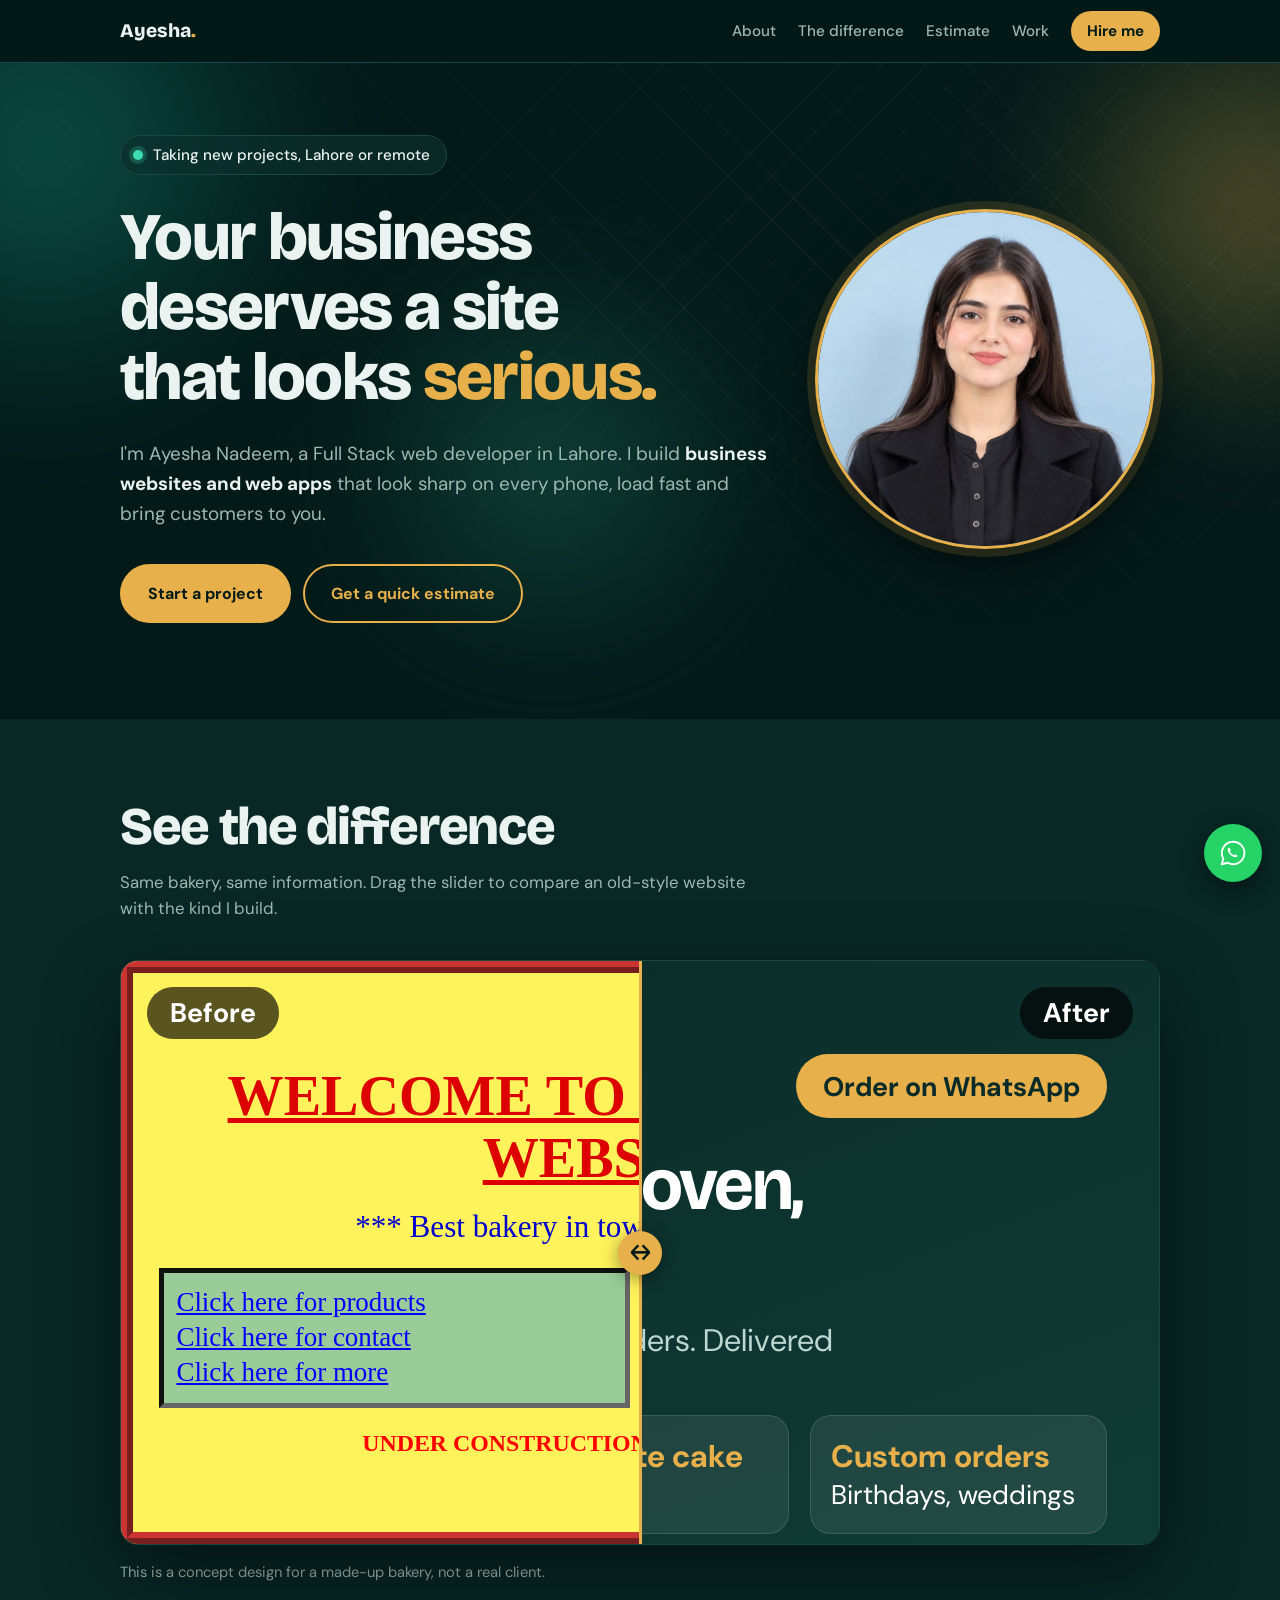
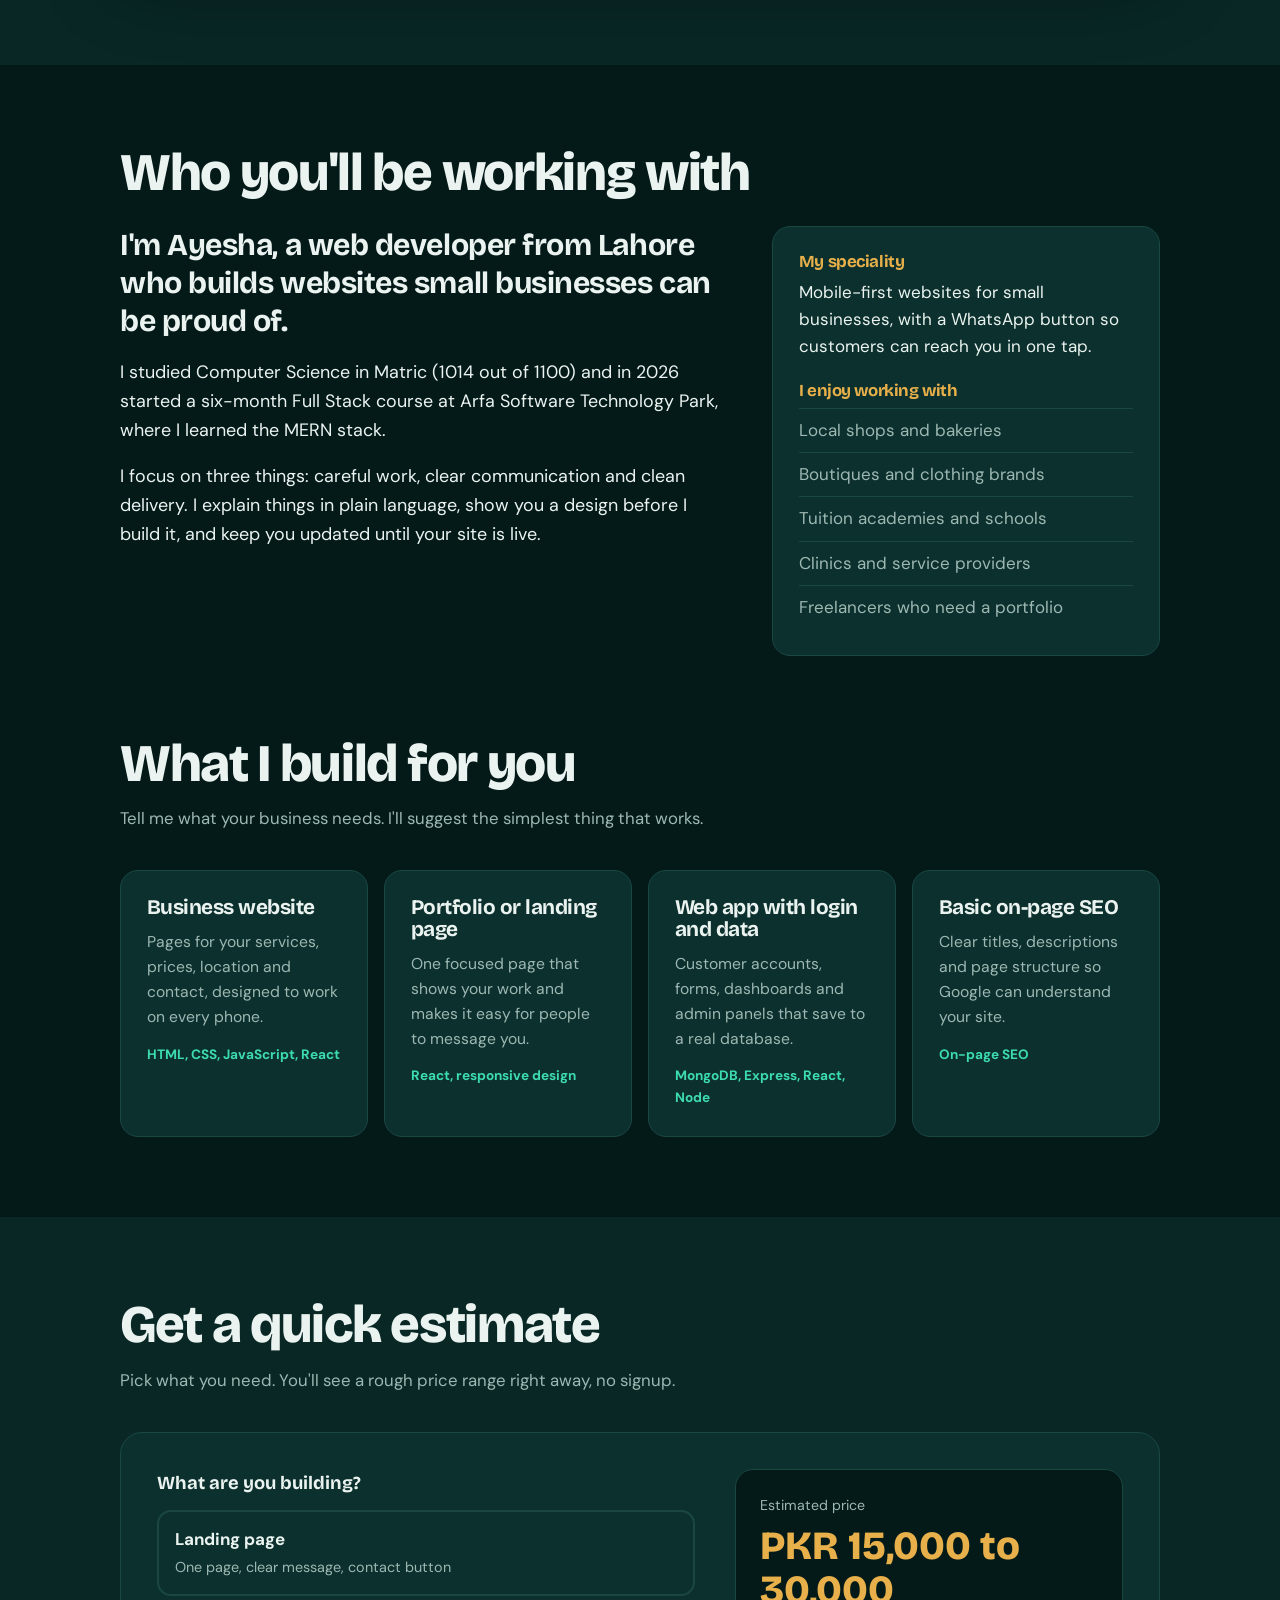
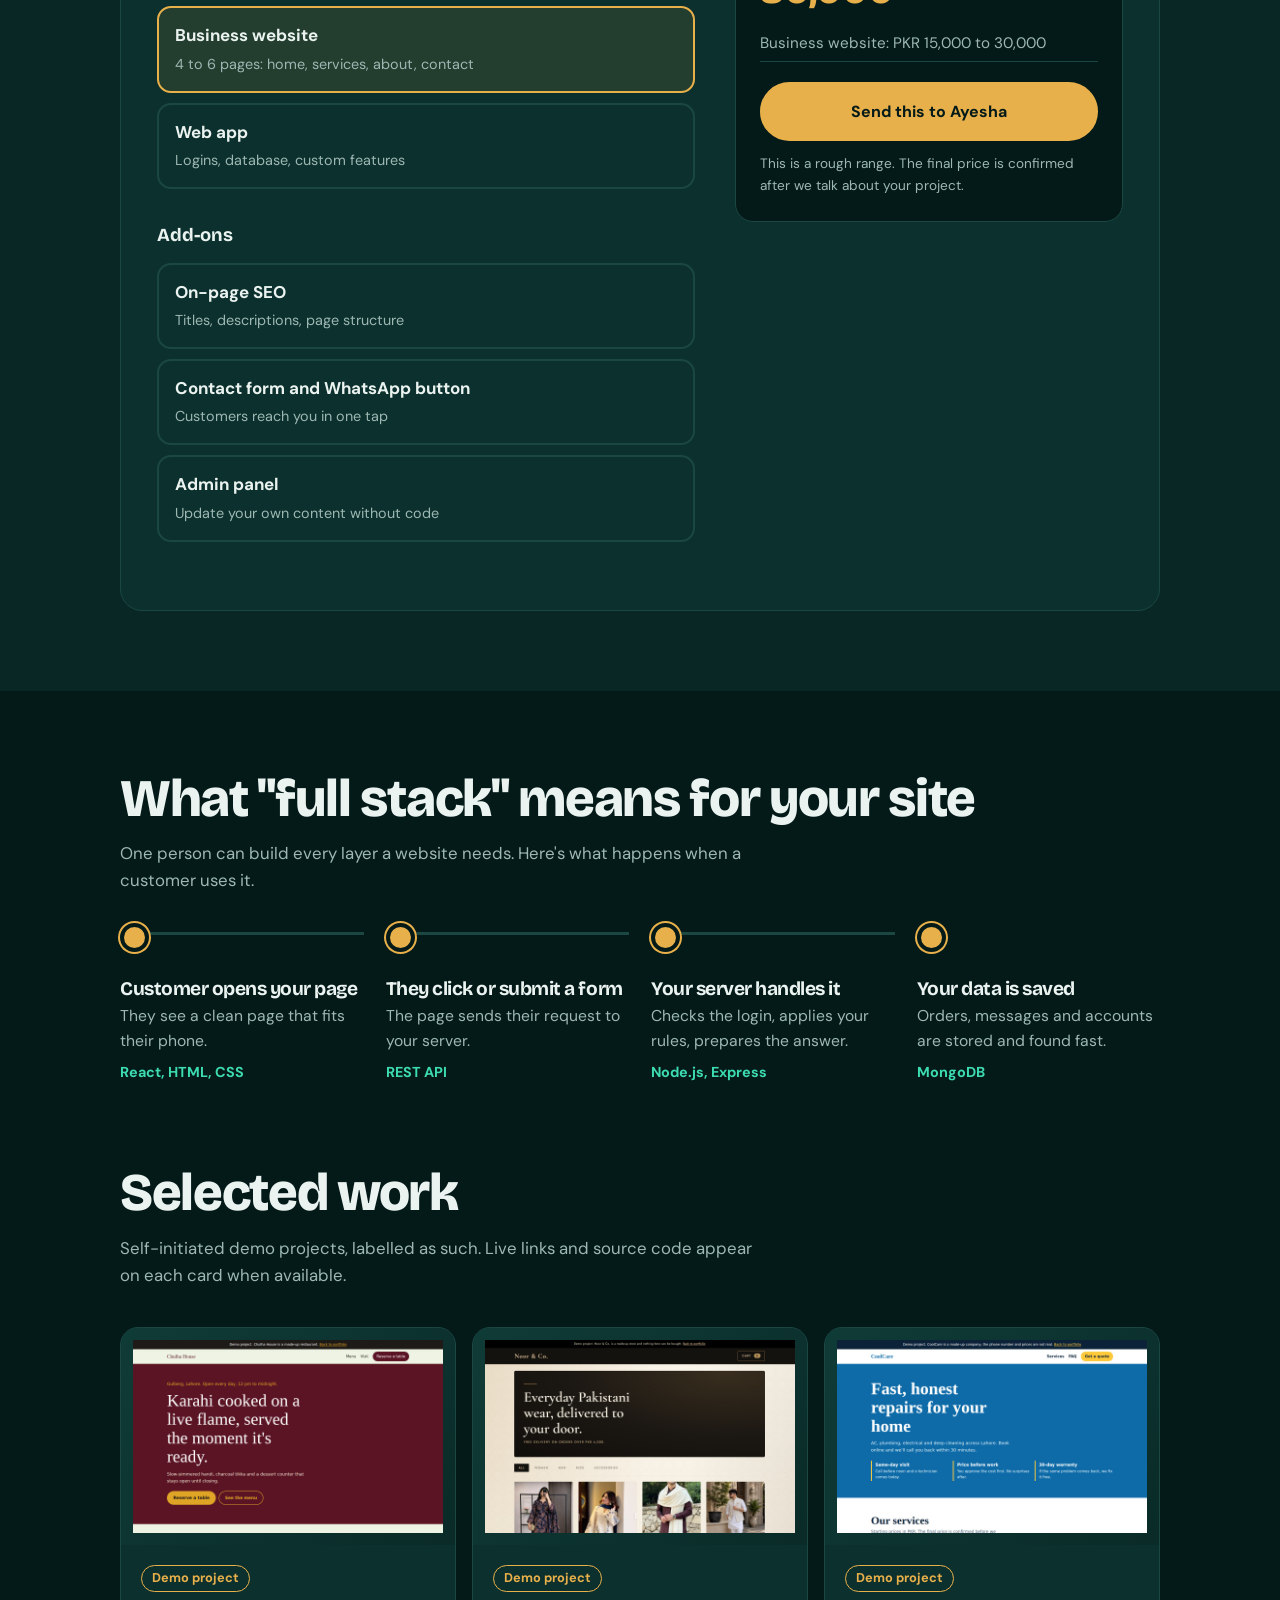
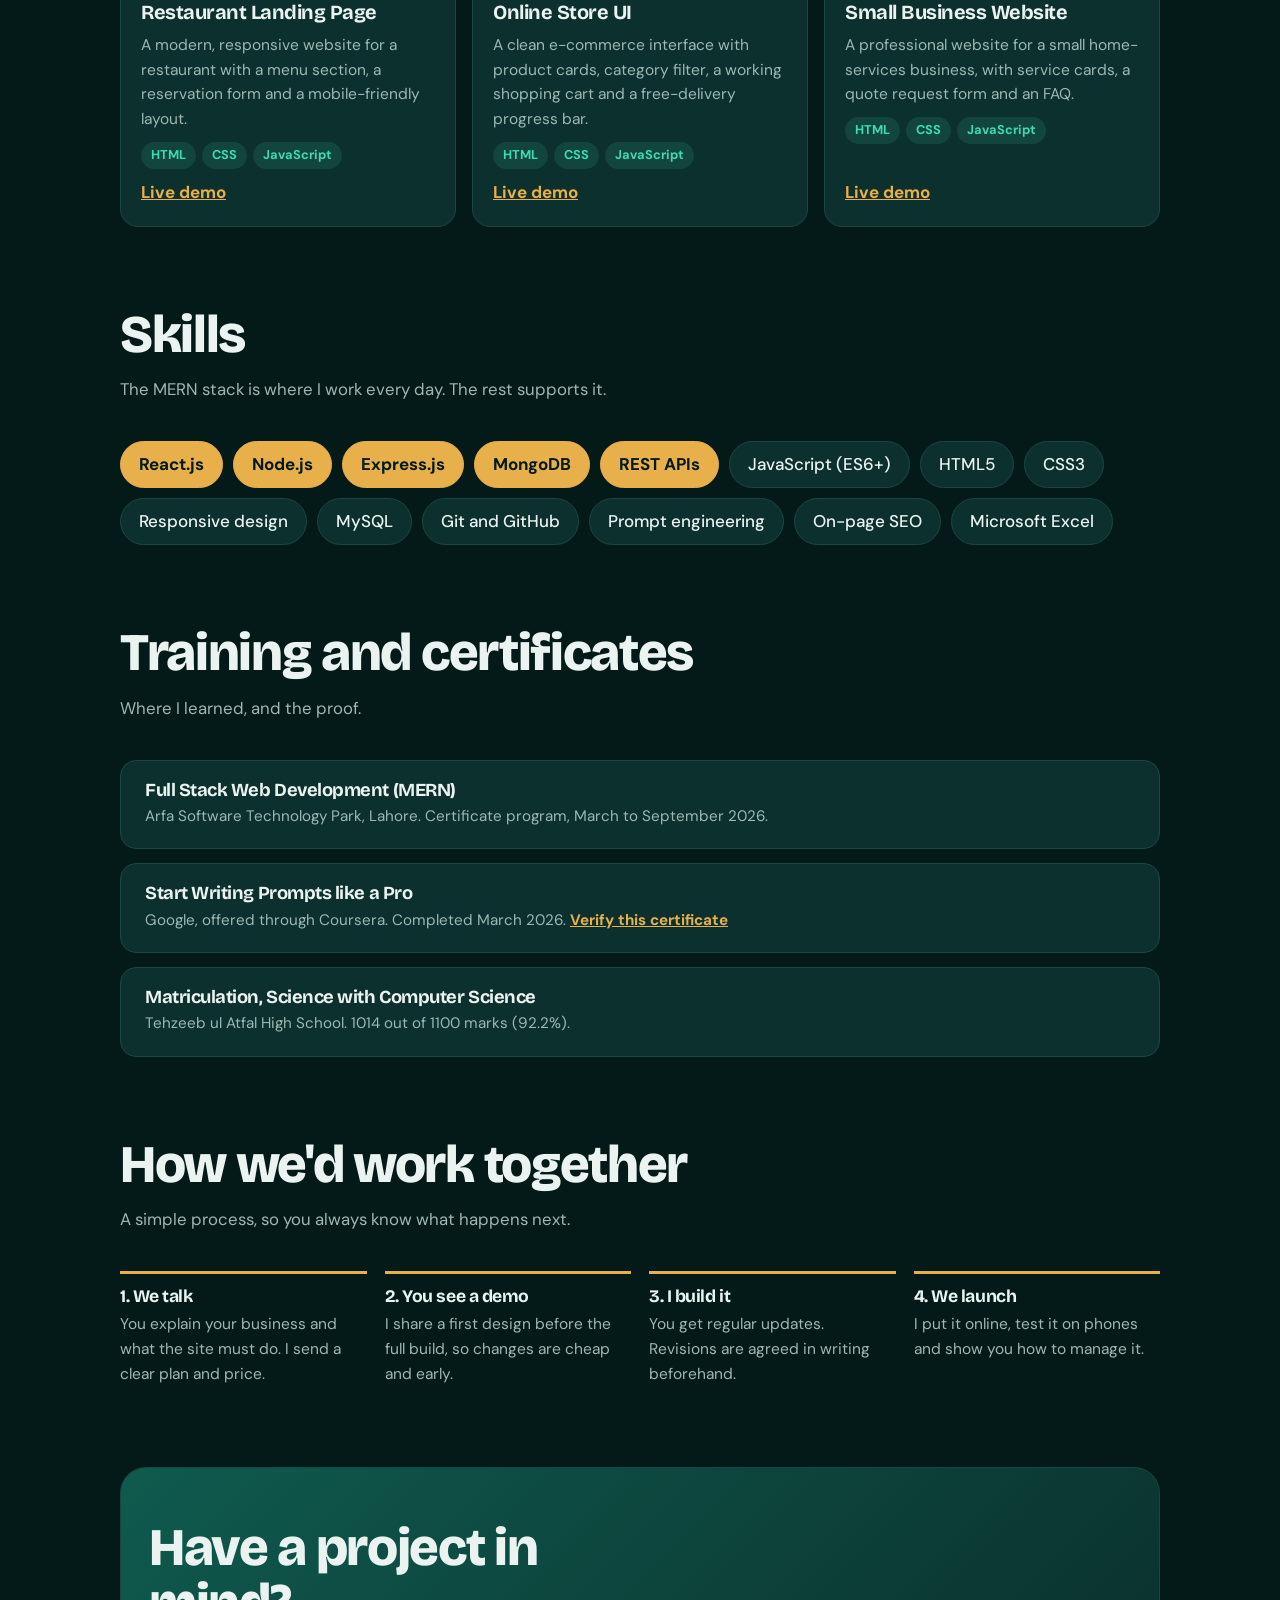
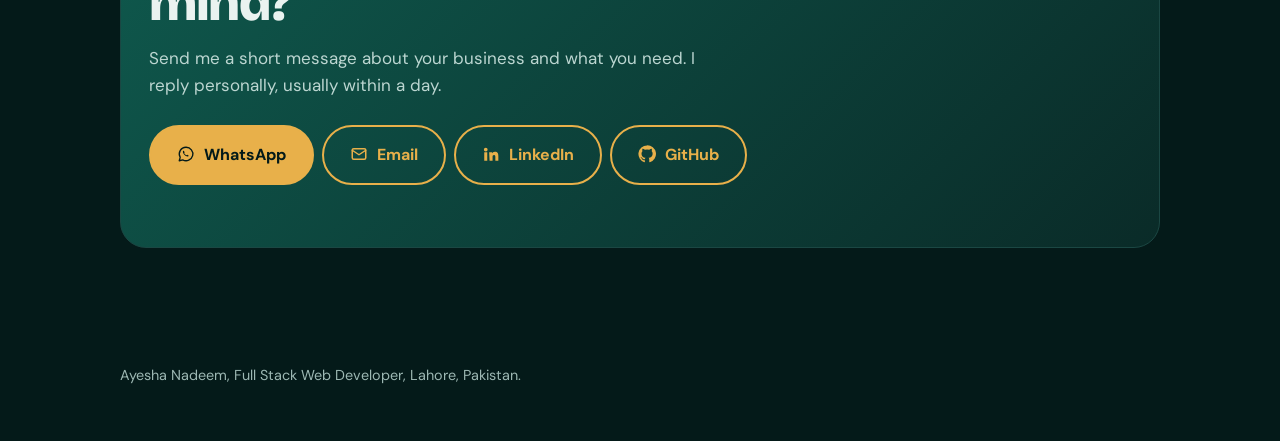
<file: index.html>
<!doctype html>
<html lang="en">
<head>
<meta charset="utf-8">
<meta name="viewport" content="width=device-width, initial-scale=1">
<title>Ayesha Nadeem | Full Stack Web Developer, Lahore</title>
<meta name="description" content="Ayesha Nadeem is a Full Stack (MERN) web developer in Lahore who builds modern business websites and web apps.">
<meta name="theme-color" content="#041A19">
<link rel="preconnect" href="https://fonts.googleapis.com">
<link rel="preconnect" href="https://fonts.gstatic.com" crossorigin>
<link href="https://fonts.googleapis.com/css2?family=Bricolage+Grotesque:opsz,wght@12..96,500;12..96,700;12..96,800&family=DM+Sans:wght@400;500;700&display=swap" rel="stylesheet">
<link rel="stylesheet" href="style.css">
</head>
<body>

<nav>
  <div class="wrap">
    <a class="logo" href="#top">Ayesha<i>.</i></a>
    <div class="links">
      <a href="#about">About</a>
      <a href="#difference">The difference</a>
      <a href="#estimate">Estimate</a>
      <a href="#work">Work</a>
      <a class="pill" href="#contact">Hire me</a>
    </div>
  </div>
</nav>

<header class="hero" id="top">
  <div class="aurora" aria-hidden="true"><b></b><b></b><b></b></div>
  <div class="lattice" aria-hidden="true"></div>
  <div class="wrap">
    <div class="hero-grid has-photo" id="heroGrid">
      <div>
        <div class="status"><span class="dot"></span> Taking new projects, Lahore or remote</div>
        <h1><span>Your business</span> <span>deserves a site</span> <span>that looks <em>serious.</em></span></h1>
        <p class="sub">I'm Ayesha Nadeem, a Full Stack web developer in Lahore. I build <strong>business websites and web apps</strong> that look sharp on every phone, load fast and bring customers to you.</p>
        <div class="cta">
          <a class="btn fill" href="#contact">Start a project</a>
          <a class="btn" href="#estimate">Get a quick estimate</a>
        </div>
      </div>
      <img class="photo on" id="photo" alt="Portrait of Ayesha Nadeem" src="images/ayesha.jpg">
    </div>
  </div>
</header>

<section class="ba" id="difference">
  <div class="wrap">
    <h2>See the difference</h2>
    <p class="lede">Same bakery, same information. Drag the slider to compare an old-style website with the kind I build.</p>
    <div class="frame" id="frame" style="--p:50%">
      <div class="layer after">
        <div class="neu">
          <div class="top"><b>Noor Bakers</b><span>Order on WhatsApp</span></div>
          <h4>Fresh from the oven, every morning.</h4>
          <p>Naan khatai, cakes and custom orders. Delivered across Lahore.</p>
          <div class="cards">
            <div><b>Naan khatai</b>Box of 12</div>
            <div><b>Chocolate cake</b>1 kg</div>
            <div><b>Custom orders</b>Birthdays, weddings</div>
          </div>
        </div>
      </div>
      <div class="layer before" aria-hidden="true">
        <div class="old">
          <h4>WELCOME TO NOOR BAKERS WEBSITE!!!</h4>
          <div class="mq">*** Best bakery in town *** Call us now ***</div>
          <div class="row"><div class="box">Click here for products<br>Click here for contact<br>Click here for more</div><div class="box">Our products are very good and tasty. We make cakes and other items also.</div></div>
          <div class="small"><span class="blink">UNDER CONSTRUCTION</span> | You are visitor no. 000124</div>
        </div>
      </div>
      <span class="tag l">Before</span><span class="tag r">After</span>
      <div class="handle"></div>
      <input type="range" id="slider" min="0" max="100" value="50" aria-label="Compare before and after website design">
    </div>
    <p class="caption">This is a concept design for a made-up bakery, not a real client.</p>
  </div>
</section>

<section id="about">
  <div class="wrap">
    <h2>Who you'll be working with</h2>
    <div class="about">
      <div class="story" id="story"></div>
      <aside class="fit">
        <h3>My speciality</h3>
        <p id="speciality"></p>
        <h3>I enjoy working with</h3>
        <ul id="fitList"></ul>
      </aside>
    </div>
  </div>
</section>

<section style="padding-top:0">
  <div class="wrap">
    <h2>What I build for you</h2>
    <p class="lede">Tell me what your business needs. I'll suggest the simplest thing that works.</p>
    <div class="grid">
      <div class="svc"><h3>Business website</h3><p>Pages for your services, prices, location and contact, designed to work on every phone.</p><span class="tag2">HTML, CSS, JavaScript, React</span></div>
      <div class="svc"><h3>Portfolio or landing page</h3><p>One focused page that shows your work and makes it easy for people to message you.</p><span class="tag2">React, responsive design</span></div>
      <div class="svc"><h3>Web app with login and data</h3><p>Customer accounts, forms, dashboards and admin panels that save to a real database.</p><span class="tag2">MongoDB, Express, React, Node</span></div>
      <div class="svc"><h3>Basic on-page SEO</h3><p>Clear titles, descriptions and page structure so Google can understand your site.</p><span class="tag2">On-page SEO</span></div>
    </div>
  </div>
</section>

<section class="calc" id="estimate">
  <div class="wrap">
    <h2>Get a quick estimate</h2>
    <p class="lede">Pick what you need. You'll see a rough price range right away, no signup.</p>
    <div class="calc-box">
      <div>
        <fieldset>
          <legend>What are you building?</legend>
          <label class="opt"><input type="radio" name="type" value="landing"><span><b>Landing page</b><small>One page, clear message, contact button</small></span></label>
          <label class="opt"><input type="radio" name="type" value="business" checked><span><b>Business website</b><small>4 to 6 pages: home, services, about, contact</small></span></label>
          <label class="opt"><input type="radio" name="type" value="webapp"><span><b>Web app</b><small>Logins, database, custom features</small></span></label>
        </fieldset>
        <fieldset>
          <legend>Add-ons</legend>
          <label class="opt"><input type="checkbox" name="addon" value="seo"><span><b>On-page SEO</b><small>Titles, descriptions, page structure</small></span></label>
          <label class="opt"><input type="checkbox" name="addon" value="contact"><span><b>Contact form and WhatsApp button</b><small>Customers reach you in one tap</small></span></label>
          <label class="opt"><input type="checkbox" name="addon" value="admin"><span><b>Admin panel</b><small>Update your own content without code</small></span></label>
        </fieldset>
      </div>
      <div class="result" aria-live="polite">
        <small>Estimated price</small>
        <div class="price" id="price">PKR 15,000 to 30,000</div>
        <ul id="breakdown"></ul>
        <a class="btn fill" id="sendEst" href="#contact">Send this to Ayesha</a>
        <p class="note">This is a rough range. The final price is confirmed after we talk about your project.</p>
      </div>
    </div>
  </div>
</section>

<section>
  <div class="wrap">
    <h2>What "full stack" means for your site</h2>
    <p class="lede">One person can build every layer a website needs. Here's what happens when a customer uses it.</p>
    <div class="flow">
      <div class="node"><h3>Customer opens your page</h3><p>They see a clean page that fits their phone.</p><span class="tech">React, HTML, CSS</span></div>
      <div class="node"><h3>They click or submit a form</h3><p>The page sends their request to your server.</p><span class="tech">REST API</span></div>
      <div class="node"><h3>Your server handles it</h3><p>Checks the login, applies your rules, prepares the answer.</p><span class="tech">Node.js, Express</span></div>
      <div class="node"><h3>Your data is saved</h3><p>Orders, messages and accounts are stored and found fast.</p><span class="tech">MongoDB</span></div>
    </div>
  </div>
</section>

<section id="work" style="padding-top:0">
  <div class="wrap">
    <h2>Selected work</h2>
    <p class="lede">Self-initiated demo projects, labelled as such. Live links and source code appear on each card when available.</p>
    <div class="grid" id="projects"></div>
  </div>
</section>

<section id="feedback" style="padding-top:0" hidden>
  <div class="wrap">
    <h2>What people say</h2>
    <p class="lede">Feedback from people I've built for.</p>
    <div class="grid" id="quotes"></div>
  </div>
</section>

<section style="padding-top:0">
  <div class="wrap">
    <h2>Skills</h2>
    <p class="lede">The MERN stack is where I work every day. The rest supports it.</p>
    <div class="skills">
      <span class="core">React.js</span><span class="core">Node.js</span><span class="core">Express.js</span><span class="core">MongoDB</span><span class="core">REST APIs</span>
      <span>JavaScript (ES6+)</span><span>HTML5</span><span>CSS3</span><span>Responsive design</span><span>MySQL</span><span>Git and GitHub</span><span>Prompt engineering</span><span>On-page SEO</span><span>Microsoft Excel</span>
    </div>
  </div>
</section>

<section style="padding-top:0">
  <div class="wrap">
    <h2>Training and certificates</h2>
    <p class="lede">Where I learned, and the proof.</p>
    <div class="rows">
      <div class="edu"><h3>Full Stack Web Development (MERN)</h3><div class="meta">Arfa Software Technology Park, Lahore. Certificate program, March to September 2026.</div></div>
      <div class="edu"><h3>Start Writing Prompts like a Pro</h3><div class="meta">Google, offered through Coursera. Completed March 2026. <a href="https://coursera.org/verify/YXYIEEXEI4J1" target="_blank" rel="noopener">Verify this certificate</a></div></div>
      <div class="edu"><h3>Matriculation, Science with Computer Science</h3><div class="meta">Tehzeeb ul Atfal High School. 1014 out of 1100 marks (92.2%).</div></div>
    </div>
  </div>
</section>

<section style="padding-top:0">
  <div class="wrap">
    <h2>How we'd work together</h2>
    <p class="lede">A simple process, so you always know what happens next.</p>
    <div class="steps">
      <div class="step"><h3>We talk</h3><p>You explain your business and what the site must do. I send a clear plan and price.</p></div>
      <div class="step"><h3>You see a demo</h3><p>I share a first design before the full build, so changes are cheap and early.</p></div>
      <div class="step"><h3>I build it</h3><p>You get regular updates. Revisions are agreed in writing beforehand.</p></div>
      <div class="step"><h3>We launch</h3><p>I put it online, test it on phones and show you how to manage it.</p></div>
    </div>
  </div>
</section>

<section id="contact" style="padding-top:0">
  <div class="wrap">
    <div class="contact">
      <h2>Have a project in mind?</h2>
      <p>Send me a short message about your business and what you need. I reply personally, usually within a day.</p>
      <div id="contactLinks"></div>
    </div>
  </div>
</section>

<footer><div class="wrap">Ayesha Nadeem, Full Stack Web Developer, Lahore, Pakistan.</div></footer>

<script src="script.js"></script>
</body>
</html>
</file>
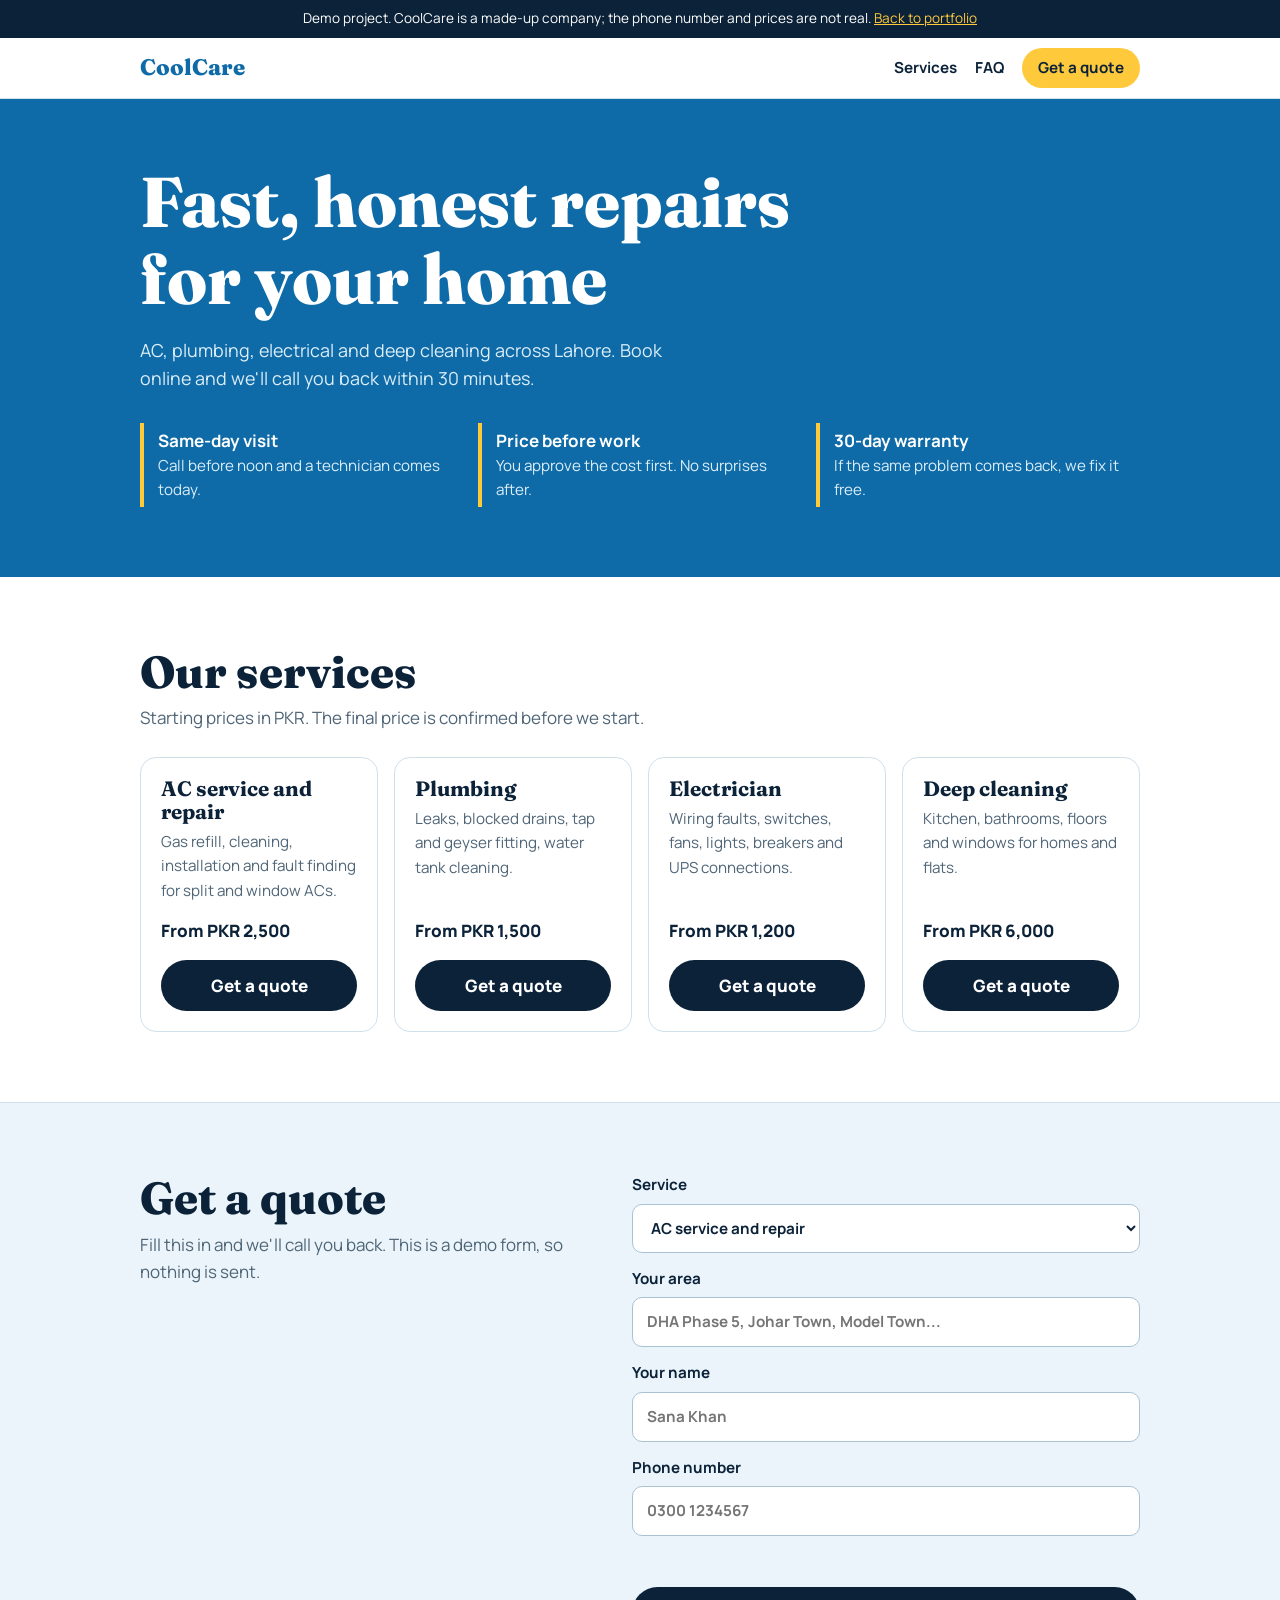
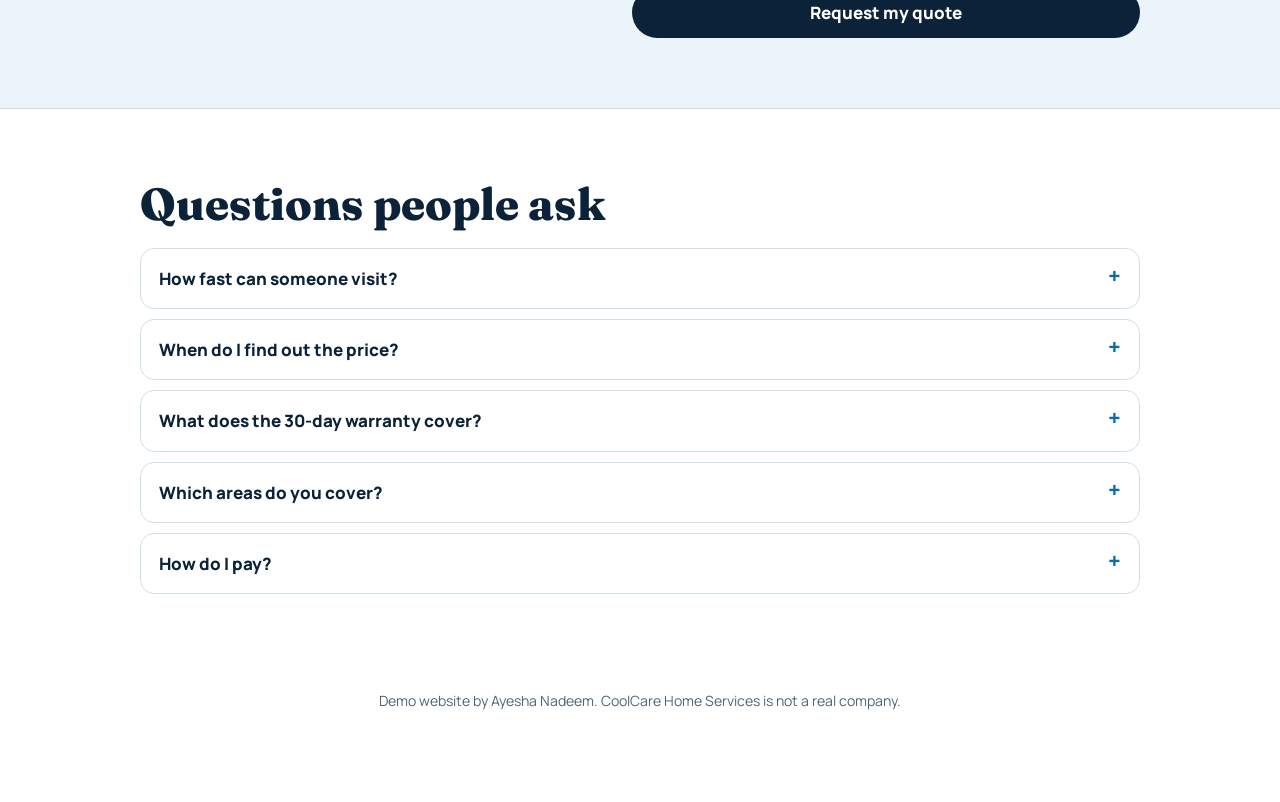
<file: business.html>
<!doctype html>
<html lang="en">
<head>
<meta charset="utf-8">
<meta name="viewport" content="width=device-width, initial-scale=1">
<title>CoolCare Home Services | Lahore (Demo)</title>
<meta name="description" content="Demo business website: service cards, quote request form with Pakistani phone check, and FAQ.">
<link rel="preconnect" href="https://fonts.googleapis.com">
<link rel="preconnect" href="https://fonts.gstatic.com" crossorigin>
<link href="https://fonts.googleapis.com/css2?family=Manrope:wght@400;500;700;800&family=Fraunces:opsz,wght@9..144,600;9..144,800&display=swap" rel="stylesheet">
<style>
:root{--navy:#0B2239;--blue:#0E6BA8;--sun:#FFC93C;--ice:#EAF4FA;--white:#fff;--muted:#4F6577;--line:#CFE0EB;
--display:'Fraunces',Georgia,serif;--body:'Manrope',system-ui,-apple-system,'Segoe UI',sans-serif}
*{box-sizing:border-box;margin:0;padding:0}
html{scroll-behavior:smooth}
body{background:var(--white);color:var(--navy);font-family:var(--body);font-size:17px;line-height:1.6;overflow-x:hidden}
a{color:inherit}
:focus-visible{outline:3px solid var(--sun);outline-offset:3px;border-radius:6px}
.wrap{max-width:1040px;margin:0 auto;padding:0 20px}
h1,h2,h3{font-family:var(--display);line-height:1.1}
h2{font-size:clamp(1.9rem,6vw,2.8rem);font-weight:800;margin-bottom:8px}
.demo-bar{background:var(--navy);color:#fff;text-align:center;font-size:.85rem;padding:8px 12px}
.demo-bar a{color:var(--sun)}
.top{position:sticky;top:0;z-index:10;background:rgba(255,255,255,.94);backdrop-filter:blur(8px);border-bottom:1px solid var(--line)}
.bar{display:flex;align-items:center;justify-content:space-between;height:60px}
.brand{font-family:var(--display);font-weight:800;font-size:1.4rem;text-decoration:none;color:var(--blue)}
nav{display:flex;gap:18px;align-items:center;font-weight:700;font-size:.95rem}
nav a{text-decoration:none}
.pill{background:var(--sun);padding:8px 16px;border-radius:999px}
@media(max-width:560px){nav a:not(.pill){display:none}}
.hero{background:var(--blue);color:#fff;padding:64px 0 70px}
.hero h1{font-size:clamp(2.3rem,8vw,4.4rem);font-weight:800;max-width:15ch;margin-bottom:18px}
.lead{max-width:52ch;font-size:1.12rem;margin-bottom:30px;color:#DCEEF8}
.promises{list-style:none;display:grid;gap:14px;grid-template-columns:repeat(auto-fit,minmax(230px,1fr))}
.promises li{border-left:4px solid var(--sun);padding:4px 0 4px 14px;display:grid}
.promises span{color:#DCEEF8;font-size:.95rem}
.block{padding:70px 20px}
.sub{color:var(--muted);margin-bottom:26px;max-width:52ch}
.cards{display:grid;gap:16px;grid-template-columns:repeat(auto-fit,minmax(220px,1fr))}
.card{border:1.5px solid var(--line);border-radius:16px;padding:20px;display:flex;flex-direction:column;gap:6px}
.card h3{font-size:1.3rem}
.card p{color:var(--muted);font-size:.95rem;flex:1}
.card .from{margin-top:8px;font-weight:800}
.btn{display:inline-block;font:inherit;font-weight:800;text-decoration:none;border:0;border-radius:999px;padding:12px 22px;background:var(--navy);color:#fff;cursor:pointer;text-align:center}
.btn:hover{background:var(--blue)}
.card .btn{margin-top:10px}
.quote{background:var(--ice);padding:70px 0;border-block:1px solid var(--line)}
.grid{display:grid;gap:30px}
@media(min-width:800px){.grid{grid-template-columns:1fr 1.1fr}}
form{display:grid;gap:14px}
label{display:grid;gap:6px;font-weight:700;font-size:.95rem}
input,select{font:inherit;padding:12px 14px;border:1.5px solid #A9C3D4;border-radius:10px;background:#fff;color:var(--navy);width:100%}
.err{color:#B00020;font-weight:700;min-height:1.3em}
.ok{background:#E3F3E3;border:1px solid #9CCB9C;border-radius:10px;padding:12px 14px;font-weight:700}
.faq{display:grid;gap:10px;margin-top:20px}
details{border:1.5px solid var(--line);border-radius:14px;padding:0 18px}
summary{cursor:pointer;font-weight:800;padding:16px 0;list-style:none;display:flex;justify-content:space-between;gap:12px}
summary::-webkit-details-marker{display:none}
summary::after{content:"+";font-size:1.4rem;line-height:1;color:var(--blue)}
details[open] summary::after{content:"-"}
details p{padding-bottom:16px;color:var(--muted)}
footer{padding:26px 0 90px;text-align:center;font-size:.88rem;color:var(--muted)}
.sticky{display:none}
@media(max-width:700px){
  .sticky{display:grid;grid-template-columns:1fr 1fr;gap:10px;position:fixed;left:0;right:0;bottom:0;padding:10px 14px calc(10px + env(safe-area-inset-bottom,0px));background:#fff;border-top:1px solid var(--line);z-index:20}
  .sticky a{text-decoration:none;text-align:center;font-weight:800;padding:13px;border-radius:999px}
  .sticky .call{background:var(--navy);color:#fff}
  .sticky .ask{background:var(--sun)}
}
@media(prefers-reduced-motion:reduce){html{scroll-behavior:auto}}
</style>
</head>
<body>
<div class="demo-bar">Demo project. CoolCare is a made-up company; the phone number and prices are not real. <a href="index.html">Back to portfolio</a></div>

<header class="top">
  <div class="wrap bar">
    <a class="brand" href="#">CoolCare</a>
    <nav><a href="#services">Services</a><a href="#faq">FAQ</a><a class="pill" href="#quote">Get a quote</a></nav>
  </div>
</header>

<main>
  <section class="hero">
    <div class="wrap">
      <h1>Fast, honest repairs for your home</h1>
      <p class="lead">AC, plumbing, electrical and deep cleaning across Lahore. Book online and we'll call you back within 30 minutes.</p>
      <ul class="promises">
        <li><strong>Same-day visit</strong><span>Call before noon and a technician comes today.</span></li>
        <li><strong>Price before work</strong><span>You approve the cost first. No surprises after.</span></li>
        <li><strong>30-day warranty</strong><span>If the same problem comes back, we fix it free.</span></li>
      </ul>
    </div>
  </section>

  <section id="services" class="wrap block">
    <h2>Our services</h2>
    <p class="sub">Starting prices in PKR. The final price is confirmed before we start.</p>
    <div class="cards" id="cards"></div>
  </section>

  <section id="quote" class="quote">
    <div class="wrap grid">
      <div>
        <h2>Get a quote</h2>
        <p class="sub">Fill this in and we'll call you back. This is a demo form, so nothing is sent.</p>
      </div>
      <form id="form" novalidate>
        <label>Service<select id="service"></select></label>
        <label>Your area<input id="area" placeholder="DHA Phase 5, Johar Town, Model Town..."></label>
        <label>Your name<input id="name" autocomplete="name" placeholder="Sana Khan"></label>
        <label>Phone number<input id="phone" inputmode="tel" autocomplete="tel" placeholder="0300 1234567"></label>
        <p class="err" id="err" role="alert"></p>
        <button class="btn" type="submit">Request my quote</button>
        <p class="ok" id="ok" role="status" hidden></p>
      </form>
    </div>
  </section>

  <section id="faq" class="wrap block">
    <h2>Questions people ask</h2>
    <div class="faq" id="faqList"></div>
  </section>
</main>

<footer><div class="wrap">Demo website by Ayesha Nadeem. CoolCare Home Services is not a real company.</div></footer>

<div class="sticky">
  <a href="tel:03001234567" class="call">Call</a>
  <a href="#quote" class="ask">Get a quote</a>
</div>
<script>
// Change services, prices and FAQ answers here. All prices are made up.
const SERVICES = [
  { name: "AC service and repair", text: "Gas refill, cleaning, installation and fault finding for split and window ACs.", from: 2500 },
  { name: "Plumbing", text: "Leaks, blocked drains, tap and geyser fitting, water tank cleaning.", from: 1500 },
  { name: "Electrician", text: "Wiring faults, switches, fans, lights, breakers and UPS connections.", from: 1200 },
  { name: "Deep cleaning", text: "Kitchen, bathrooms, floors and windows for homes and flats.", from: 6000 },
];

const FAQ = [
  ["How fast can someone visit?", "If you request before noon, we aim to visit the same day. Later requests are booked for the next morning."],
  ["When do I find out the price?", "Our technician inspects the problem and tells you the price before starting. You only pay if you agree."],
  ["What does the 30-day warranty cover?", "If the same problem comes back within 30 days of the job, we repair it again at no charge."],
  ["Which areas do you cover?", "This demo covers Lahore only: DHA, Gulberg, Johar Town, Model Town and nearby areas."],
  ["How do I pay?", "Cash or bank transfer after the work is done and you are happy with it."],
];

const $ = s => document.querySelector(s);
const esc = t => String(t).replace(/[&<>"]/g, c => ({'&':'&amp;','<':'&lt;','>':'&gt;','"':'&quot;'}[c]));
const pkr = n => "PKR " + n.toLocaleString("en-US");

// service cards and the select box in the form
$("#cards").innerHTML = SERVICES.map((s, i) => `
  <article class="card">
    <h3>${esc(s.name)}</h3>
    <p>${esc(s.text)}</p>
    <span class="from">From ${pkr(s.from)}</span>
    <a class="btn" href="#quote" data-i="${i}">Get a quote</a>
  </article>`).join("");
$("#service").innerHTML = SERVICES.map(s => `<option>${esc(s.name)}</option>`).join("");

// "Get a quote" on a card picks that service in the form
$("#cards").addEventListener("click", e => {
  const a = e.target.closest("a[data-i]");
  if (!a) return;
  $("#service").value = SERVICES[a.dataset.i].name;
});

// FAQ (open and close)
$("#faqList").innerHTML = FAQ.map(([q, a]) => `<details><summary>${esc(q)}</summary><p>${esc(a)}</p></details>`).join("");

// Pakistani mobile: 03XX-XXXXXXX, +92 3XX XXXXXXX, 0092 3XX XXXXXXX
function validPkPhone(v) {
  const d = v.replace(/[\s-]/g, "").replace(/^\+/, "").replace(/^0092/, "92");
  return /^(92|0)3\d{9}$/.test(d);
}

$("#form").addEventListener("submit", e => {
  e.preventDefault();
  const area = $("#area").value.trim();
  const name = $("#name").value.trim();
  const phone = $("#phone").value.trim();
  const err = $("#err"), ok = $("#ok");
  ok.hidden = true;
  if (area.length < 3) { err.textContent = "Tell us your area, like DHA Phase 5."; $("#area").focus(); return; }
  if (name.length < 2) { err.textContent = "Please enter your name."; $("#name").focus(); return; }
  if (!validPkPhone(phone)) { err.textContent = "Enter a Pakistani mobile number, like 0300 1234567."; $("#phone").focus(); return; }
  err.textContent = "";
  ok.textContent = `Thank you, ${name}. This is a demo, so no request was sent. A real site would call you about "${$("#service").value}" in ${area}.`;
  ok.hidden = false;
  e.target.reset();
});
</script>
</body>
</html>
</file>
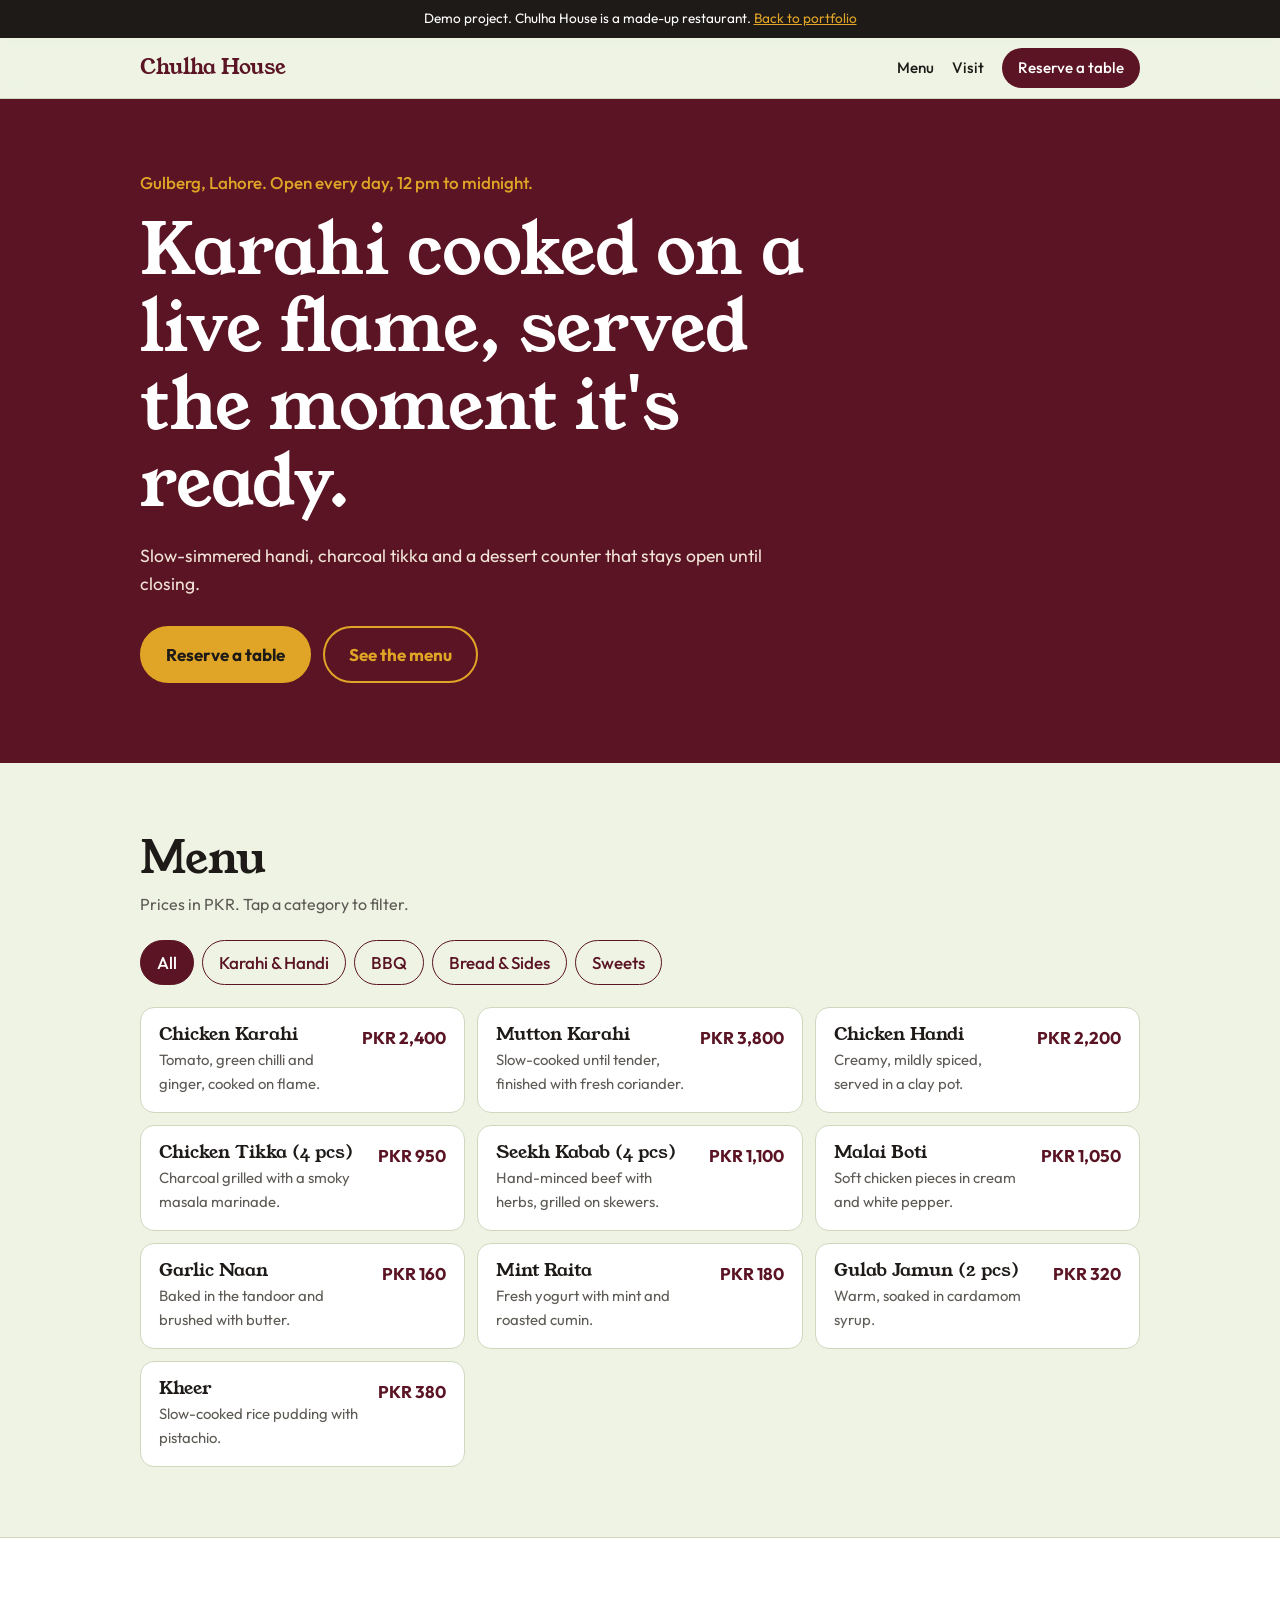
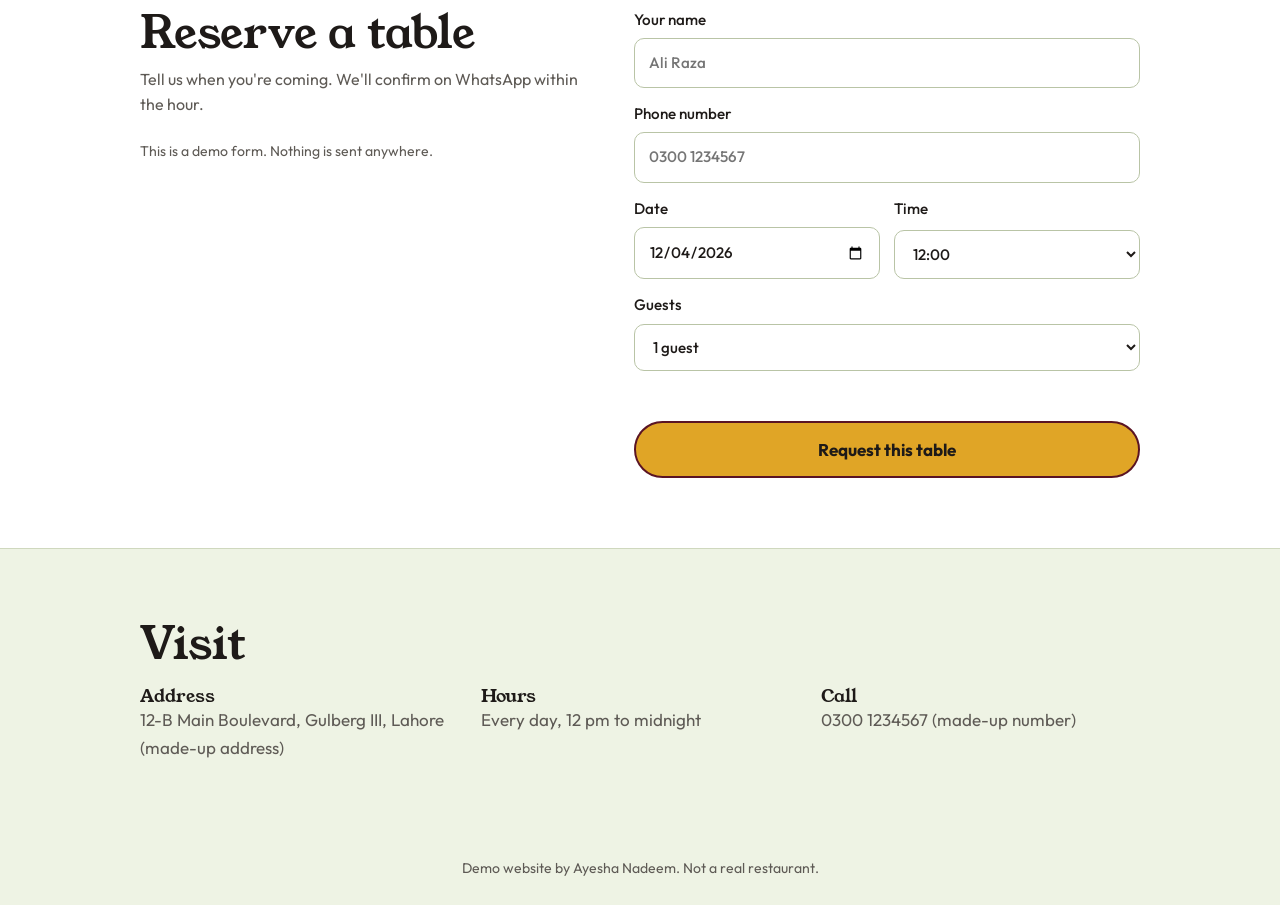
<file: restaurant.html>
<!doctype html>
<html lang="en">
<head>
<meta charset="utf-8">
<meta name="viewport" content="width=device-width, initial-scale=1">
<title>Chulha House | Restaurant in Lahore (Demo)</title>
<meta name="description" content="Demo restaurant website: menu, reservation form, mobile-friendly layout.">
<link rel="preconnect" href="https://fonts.googleapis.com">
<link rel="preconnect" href="https://fonts.gstatic.com" crossorigin>
<link href="https://fonts.googleapis.com/css2?family=Outfit:wght@400;500;700&family=Young+Serif&display=swap" rel="stylesheet">
<style>
:root{--bg:#EEF3E4;--ink:#1E1A18;--maroon:#5A1424;--mustard:#E0A526;--card:#FFFFFF;--muted:#5E5A55;--line:#CFD8BE;
--display:'Young Serif',Georgia,serif;--body:'Outfit',system-ui,-apple-system,'Segoe UI',sans-serif}
*{box-sizing:border-box;margin:0;padding:0}
html{scroll-behavior:smooth}
body{background:var(--bg);color:var(--ink);font-family:var(--body);font-size:17px;line-height:1.6;overflow-x:hidden}
a{color:inherit}
:focus-visible{outline:3px solid var(--maroon);outline-offset:3px;border-radius:6px}
.wrap{max-width:1040px;margin:0 auto;padding:0 20px}
h1,h2,h3{font-family:var(--display);font-weight:400;line-height:1.1}
h2{font-size:clamp(1.9rem,6vw,2.8rem);margin-bottom:10px}
h3{font-size:1.15rem}
.demo-bar{background:var(--ink);color:#fff;text-align:center;font-size:.85rem;padding:8px 12px}
.demo-bar a{color:var(--mustard)}
.top{position:sticky;top:0;z-index:10;background:rgba(238,243,228,.92);backdrop-filter:blur(8px);border-bottom:1px solid var(--line)}
.bar{display:flex;align-items:center;justify-content:space-between;height:60px}
.brand{font-family:var(--display);font-size:1.3rem;text-decoration:none;color:var(--maroon)}
nav{display:flex;gap:18px;align-items:center;font-weight:500;font-size:.95rem}
nav a{text-decoration:none}
.pill{background:var(--maroon);color:#fff;padding:8px 16px;border-radius:999px}
@media(max-width:560px){nav a:not(.pill){display:none}}
.hero{background:var(--maroon);color:#fff;padding:70px 0 80px}
.hero h1{font-size:clamp(2.2rem,8vw,4.4rem);max-width:17ch;margin-bottom:20px}
.tag{color:var(--mustard);font-weight:500;margin-bottom:16px}
.lead{max-width:52ch;font-size:1.1rem;color:#F1E3D6;margin-bottom:28px}
.lead.small{color:var(--muted);font-size:1rem;margin-bottom:22px}
.cta{display:flex;flex-wrap:wrap;gap:12px}
.btn{display:inline-block;font:inherit;font-weight:700;text-decoration:none;padding:13px 24px;border-radius:999px;border:2px solid var(--mustard);color:var(--mustard);background:transparent;cursor:pointer}
.btn.fill{background:var(--mustard);color:var(--ink)}
.btn:hover{background:#fff;border-color:#fff;color:var(--ink)}
.block{padding:70px 20px}
.tabs{display:flex;gap:8px;flex-wrap:wrap;margin-bottom:22px}
.tabs button{font:inherit;font-weight:500;padding:8px 16px;border-radius:999px;border:1.5px solid var(--maroon);background:transparent;color:var(--maroon);cursor:pointer}
.tabs button[aria-selected=true]{background:var(--maroon);color:#fff}
.menu{display:grid;gap:12px;grid-template-columns:repeat(auto-fill,minmax(290px,1fr))}
.item{background:var(--card);border:1px solid var(--line);border-radius:14px;padding:16px 18px;display:flex;justify-content:space-between;gap:14px}
.item p{color:var(--muted);font-size:.93rem;margin-top:4px}
.price{font-weight:700;color:var(--maroon);white-space:nowrap}
.reserve{background:#fff;padding:70px 0;border-block:1px solid var(--line)}
.grid{display:grid;gap:34px}
@media(min-width:800px){.grid{grid-template-columns:1fr 1.1fr}}
.note{font-size:.88rem;color:var(--muted)}
form{display:grid;gap:14px}
label{display:grid;gap:6px;font-weight:500;font-size:.95rem}
input,select{font:inherit;padding:12px 14px;border:1.5px solid #B9C4A6;border-radius:10px;background:#fff;color:var(--ink);width:100%}
.two{display:grid;gap:14px;grid-template-columns:1fr 1fr}
.err{color:#B00020;font-weight:500;min-height:1.3em}
.ok{background:#E3F3E3;border:1px solid #9CCB9C;border-radius:10px;padding:12px 14px;font-weight:500}
form .btn{border-color:var(--maroon);background:var(--maroon);color:#fff}
form .btn:hover{background:var(--ink);border-color:var(--ink);color:#fff}
.info{display:grid;gap:22px;grid-template-columns:repeat(auto-fit,minmax(220px,1fr));margin-top:18px}
.info p{color:var(--muted)}
footer{padding:26px 0;text-align:center;font-size:.88rem;color:var(--muted)}
@media(prefers-reduced-motion:reduce){html{scroll-behavior:auto}}
</style>
</head>
<body>
<div class="demo-bar">Demo project. Chulha House is a made-up restaurant. <a href="index.html">Back to portfolio</a></div>

<header class="top">
  <div class="wrap bar">
    <a class="brand" href="#">Chulha House</a>
    <nav><a href="#menu">Menu</a><a href="#visit">Visit</a><a class="pill" href="#reserve">Reserve a table</a></nav>
  </div>
</header>

<main>
  <section class="hero">
    <div class="wrap">
      <p class="tag">Gulberg, Lahore. Open every day, 12 pm to midnight.</p>
      <h1>Karahi cooked on a live flame, served the moment it's ready.</h1>
      <p class="lead">Slow-simmered handi, charcoal tikka and a dessert counter that stays open until closing.</p>
      <div class="cta"><a class="btn fill" href="#reserve">Reserve a table</a><a class="btn" href="#menu">See the menu</a></div>
    </div>
  </section>

  <section id="menu" class="wrap block">
    <h2>Menu</h2>
    <p class="lead small">Prices in PKR. Tap a category to filter.</p>
    <div class="tabs" id="tabs" role="tablist"></div>
    <div class="menu" id="menuList"></div>
  </section>

  <section id="reserve" class="reserve">
    <div class="wrap grid">
      <div>
        <h2>Reserve a table</h2>
        <p class="lead small">Tell us when you're coming. We'll confirm on WhatsApp within the hour.</p>
        <p class="note">This is a demo form. Nothing is sent anywhere.</p>
      </div>
      <form id="form" novalidate>
        <label>Your name<input id="name" autocomplete="name" placeholder="Ali Raza"></label>
        <label>Phone number<input id="phone" inputmode="tel" autocomplete="tel" placeholder="0300 1234567"></label>
        <div class="two">
          <label>Date<input id="date" type="date"></label>
          <label>Time<select id="time"></select></label>
        </div>
        <label>Guests<select id="guests"></select></label>
        <p class="err" id="err" role="alert"></p>
        <button class="btn fill" type="submit">Request this table</button>
        <p class="ok" id="ok" role="status" hidden></p>
      </form>
    </div>
  </section>

  <section id="visit" class="wrap block visit">
    <h2>Visit</h2>
    <div class="info">
      <div><h3>Address</h3><p>12-B Main Boulevard, Gulberg III, Lahore (made-up address)</p></div>
      <div><h3>Hours</h3><p>Every day, 12 pm to midnight</p></div>
      <div><h3>Call</h3><p>0300 1234567 (made-up number)</p></div>
    </div>
  </section>
</main>

<footer><div class="wrap">Demo website by Ayesha Nadeem. Not a real restaurant.</div></footer>
<script>
// Menu data. Change the dishes, descriptions and prices here.
const MENU = [
  { cat: "Karahi & Handi", name: "Chicken Karahi", text: "Tomato, green chilli and ginger, cooked on flame.", price: 2400 },
  { cat: "Karahi & Handi", name: "Mutton Karahi", text: "Slow-cooked until tender, finished with fresh coriander.", price: 3800 },
  { cat: "Karahi & Handi", name: "Chicken Handi", text: "Creamy, mildly spiced, served in a clay pot.", price: 2200 },
  { cat: "BBQ", name: "Chicken Tikka (4 pcs)", text: "Charcoal grilled with a smoky masala marinade.", price: 950 },
  { cat: "BBQ", name: "Seekh Kabab (4 pcs)", text: "Hand-minced beef with herbs, grilled on skewers.", price: 1100 },
  { cat: "BBQ", name: "Malai Boti", text: "Soft chicken pieces in cream and white pepper.", price: 1050 },
  { cat: "Bread & Sides", name: "Garlic Naan", text: "Baked in the tandoor and brushed with butter.", price: 160 },
  { cat: "Bread & Sides", name: "Mint Raita", text: "Fresh yogurt with mint and roasted cumin.", price: 180 },
  { cat: "Sweets", name: "Gulab Jamun (2 pcs)", text: "Warm, soaked in cardamom syrup.", price: 320 },
  { cat: "Sweets", name: "Kheer", text: "Slow-cooked rice pudding with pistachio.", price: 380 },
];

const $ = s => document.querySelector(s);
const esc = t => String(t).replace(/[&<>"]/g, c => ({'&':'&amp;','<':'&lt;','>':'&gt;','"':'&quot;'}[c]));
const pkr = n => "PKR " + n.toLocaleString("en-US");

// menu with category tabs
const cats = ["All", ...new Set(MENU.map(m => m.cat))];
let active = "All";
function renderMenu() {
  $("#tabs").innerHTML = cats.map(c => `<button role="tab" aria-selected="${c === active}" data-c="${esc(c)}">${esc(c)}</button>`).join("");
  $("#menuList").innerHTML = MENU.filter(m => active === "All" || m.cat === active)
    .map(m => `<div class="item"><div><h3>${esc(m.name)}</h3><p>${esc(m.text)}</p></div><span class="price">${pkr(m.price)}</span></div>`).join("");
}
$("#tabs").addEventListener("click", e => {
  const b = e.target.closest("button");
  if (!b) return;
  active = b.dataset.c;
  renderMenu();
});
renderMenu();

// reservation form
$("#time").innerHTML = ["12:00", "13:00", "14:00", "19:00", "20:00", "21:00", "22:00"]
  .map(t => `<option>${t}</option>`).join("");
$("#guests").innerHTML = Array.from({length: 10}, (_, i) => `<option value="${i + 1}">${i + 1} ${i ? "guests" : "guest"}</option>`).join("");
const today = new Date().toISOString().slice(0, 10);
$("#date").min = today;
$("#date").value = today;

// Pakistani mobile: 03XX-XXXXXXX, +92 3XX XXXXXXX, 0092 3XX XXXXXXX
function validPkPhone(v) {
  const d = v.replace(/[\s-]/g, "").replace(/^\+/, "").replace(/^0092/, "92");
  return /^(92|0)3\d{9}$/.test(d);
}

$("#form").addEventListener("submit", e => {
  e.preventDefault();
  const name = $("#name").value.trim();
  const phone = $("#phone").value.trim();
  const date = $("#date").value;
  const err = $("#err"), ok = $("#ok");
  ok.hidden = true;
  if (name.length < 2) { err.textContent = "Please enter your name."; $("#name").focus(); return; }
  if (!validPkPhone(phone)) { err.textContent = "Enter a Pakistani mobile number, like 0300 1234567."; $("#phone").focus(); return; }
  if (!date || date < today) { err.textContent = "Pick today's date or a later one."; $("#date").focus(); return; }
  err.textContent = "";
  ok.textContent = `Thank you, ${name}. This is a demo, so no booking was made. In a real site, we'd confirm ${$("#guests").value} guest(s) on ${date} at ${$("#time").value}.`;
  ok.hidden = false;
  e.target.reset();
  $("#date").value = today;
});
</script>
</body>
</html>
</file>
<file: style.css>
:root{
  --bg:#041A19; --bg2:#082725; --card:#0C302D; --line:#1B4743;
  --text:#EAF3F0; --muted:#9DB8B3; --gold:#E8B04A; --jade:#3DDBB0;
  --display:'Bricolage Grotesque','Trebuchet MS',system-ui,sans-serif;
  --body:'DM Sans',system-ui,-apple-system,'Segoe UI',sans-serif;
}
*{box-sizing:border-box;margin:0;padding:0}
html{scroll-behavior:smooth}
body{background:var(--bg);color:var(--text);font-family:var(--body);font-size:17px;line-height:1.6;-webkit-text-size-adjust:100%;overflow-x:hidden}
a{color:inherit}
:focus-visible{outline:3px solid var(--gold);outline-offset:3px;border-radius:6px}
.wrap{max-width:1080px;margin:0 auto;padding:0 20px}
h1,h2,h3{font-family:var(--display);line-height:1.05;letter-spacing:-.025em}
h2{font-size:clamp(2rem,6vw,3.3rem);font-weight:800;margin-bottom:14px}
.lede{color:var(--muted);max-width:54ch;margin-bottom:38px;font-size:1.05rem}
section{padding:80px 0}
.btn{display:inline-block;font-weight:700;text-decoration:none;padding:15px 26px;border-radius:999px;border:2px solid var(--gold);color:var(--gold);transition:transform .15s,background .15s,color .15s;cursor:pointer;font-family:inherit;font-size:1rem;background:transparent}
.btn.fill{background:var(--gold);color:#041A19}
.btn svg{width:18px;height:18px;vertical-align:-3px;margin-right:9px}
.btn:hover{background:#fff;border-color:#fff;color:#041A19}
.btn:active{transform:scale(.97)}

/* nav */
nav{position:sticky;top:0;z-index:20;background:rgba(4,26,25,.85);backdrop-filter:blur(10px);border-bottom:1px solid var(--line)}
nav .wrap{display:flex;align-items:center;justify-content:space-between;height:62px}
.logo{font-family:var(--display);font-weight:800;text-decoration:none;font-size:1.2rem}
.logo i{font-style:normal;color:var(--gold)}
.links{display:flex;gap:22px;font-size:.95rem;font-weight:500;align-items:center}
.links a{text-decoration:none;color:var(--muted)}
.links a:hover{color:var(--text)}
.links .pill{color:#041A19;background:var(--gold);padding:8px 16px;border-radius:999px;font-weight:700}
.links .pill:hover{color:#041A19;background:#fff}
@media(max-width:640px){.links a:not(.pill){display:none}}

/* hero */
.hero{position:relative;padding:72px 0 96px;overflow:hidden;isolation:isolate}
.aurora{position:absolute;inset:-20% -10% auto -10%;height:120%;z-index:-1;pointer-events:none;filter:blur(70px);opacity:.75}
.aurora b{position:absolute;border-radius:50%}
.aurora b:nth-child(1){width:46vmax;height:46vmax;left:-8%;top:-10%;background:radial-gradient(circle,#0f6b5c,transparent 65%)}
.aurora b:nth-child(2){width:38vmax;height:38vmax;right:-6%;top:4%;background:radial-gradient(circle,rgba(232,176,74,.55),transparent 65%)}
.aurora b:nth-child(3){width:34vmax;height:34vmax;left:30%;top:40%;background:radial-gradient(circle,rgba(61,219,176,.35),transparent 65%)}
.lattice{position:absolute;inset:0;z-index:-1;pointer-events:none;
  background:repeating-linear-gradient(45deg,transparent 0 30px,rgba(234,243,240,.05) 30px 31px),repeating-linear-gradient(-45deg,transparent 0 30px,rgba(234,243,240,.05) 30px 31px);
  -webkit-mask-image:radial-gradient(ellipse at 70% 30%,#000,transparent 70%);mask-image:radial-gradient(ellipse at 70% 30%,#000,transparent 70%)}
.status{display:inline-flex;align-items:center;gap:10px;font-size:.95rem;font-weight:500;margin-bottom:28px;border:1px solid var(--line);background:rgba(12,48,45,.7);padding:7px 16px 7px 12px;border-radius:999px}
.dot{width:10px;height:10px;border-radius:50%;background:var(--jade);box-shadow:0 0 0 4px rgba(61,219,176,.22)}
.hero h1{font-size:clamp(2.3rem,9vw,6.2rem);font-weight:800;max-width:14ch;margin-bottom:26px;text-wrap:balance}
.hero h1 span{display:block}
.hero h1 em{font-style:normal;color:var(--gold)}
.hero .sub{font-size:1.18rem;color:var(--muted);max-width:50ch;margin-bottom:34px}
.hero .sub strong{color:var(--text)}
.cta{display:flex;flex-wrap:wrap;gap:12px}
.hero-grid{display:grid;gap:36px;align-items:center}
.photo{display:none;order:-1;width:150px;aspect-ratio:1;border-radius:50%;object-fit:cover;border:3px solid var(--gold);box-shadow:0 0 0 8px rgba(232,176,74,.14),0 20px 50px rgba(0,0,0,.5)}
.photo.on{display:block}
@media(min-width:860px){.hero-grid.has-photo{grid-template-columns:1.5fr .8fr}.photo{order:0;width:min(340px,100%);justify-self:center}.has-photo h1{font-size:clamp(2.3rem,5.2vw,4.6rem);max-width:16ch}}
@media(prefers-reduced-motion:no-preference){
  .hero h1 span{opacity:0;transform:translateY(40px);animation:up .8s cubic-bezier(.2,.8,.2,1) forwards}
  .hero h1 span:nth-child(2){animation-delay:.14s}.hero h1 span:nth-child(3){animation-delay:.28s}
  .hero .status,.hero .sub,.hero .cta{opacity:0;animation:fade .8s .5s forwards}
  .hero .sub{animation-delay:.65s}.hero .cta{animation-delay:.8s}
  .aurora b:nth-child(1){animation:drift 18s ease-in-out infinite alternate}
  .aurora b:nth-child(2){animation:drift 22s ease-in-out infinite alternate-reverse}
  .aurora b:nth-child(3){animation:drift 26s ease-in-out infinite alternate}
  @keyframes up{to{opacity:1;transform:none}}
  @keyframes fade{to{opacity:1}}
  @keyframes drift{to{transform:translate(6vmax,4vmax) scale(1.12)}}
}

/* before/after */
.ba{background:var(--bg2)}
.frame{position:relative;container-type:inline-size;aspect-ratio:4/3;border-radius:18px;overflow:hidden;border:1px solid var(--line);background:#000;user-select:none;-webkit-user-select:none;box-shadow:0 30px 80px rgba(0,0,0,.45)}
@media(min-width:760px){.frame{aspect-ratio:16/9}}
.frame:focus-within{outline:3px solid var(--gold);outline-offset:4px}
.layer{position:absolute;inset:0;overflow:hidden}
.layer.before{clip-path:inset(0 calc(100% - var(--p,50%)) 0 0)}
.tag{position:absolute;top:2.5cqw;z-index:3;font:700 2.6cqw/1 var(--body);padding:1.2cqw 2.2cqw;border-radius:99px;background:rgba(0,0,0,.65);color:#fff;pointer-events:none}
.tag.l{left:2.5cqw}.tag.r{right:2.5cqw}
.handle{position:absolute;top:0;bottom:0;left:var(--p,50%);width:3px;margin-left:-1.5px;background:var(--gold);z-index:4;pointer-events:none}
.handle::after{content:"\2194";position:absolute;top:50%;left:50%;width:44px;height:44px;margin:-22px 0 0 -22px;border-radius:50%;background:var(--gold);color:#041A19;display:grid;place-items:center;font-size:22px;font-weight:700;box-shadow:0 4px 18px rgba(0,0,0,.4)}
.frame input[type=range]{position:absolute;inset:0;width:100%;height:100%;opacity:0;cursor:ew-resize;z-index:5;touch-action:pan-y;margin:0}
.caption{margin-top:16px;color:var(--muted);font-size:.92rem}

/* mini old site */
.old{background:#fff35c;color:#000;font-family:'Times New Roman',Times,serif;padding:9cqw 2.5cqw 2.5cqw;border:1.2cqw ridge #c33;height:100%}
.old h4{font-size:5.4cqw;color:#d00;text-align:center;text-decoration:underline;line-height:1.1}
.old .mq{font-size:3cqw;text-align:center;color:#00c;margin:1.2cqw 0}
.old .row{display:flex;gap:2cqw;margin-top:1.5cqw}
.old .box{flex:1;background:#9c9;border:.5cqw inset #666;font-size:2.6cqw;padding:1.2cqw;color:#00f;text-decoration:underline;line-height:1.3}
.old .small{font-size:2.3cqw;margin-top:1.6cqw;text-align:center}
.old .blink{color:red;font-weight:700}
/* mini new site */
.neu{background:linear-gradient(160deg,#0a2b28,#103b35);color:#fff;font-family:var(--body);padding:9cqw 5cqw 3.2cqw;height:100%;display:flex;flex-direction:column}
.neu .top{display:flex;justify-content:space-between;align-items:center;font-size:3cqw}
.neu .top b{font-family:var(--display);font-size:3.8cqw}
.neu .top span{background:#e8b04a;color:#0a2b28;font-weight:700;padding:1cqw 2.6cqw;border-radius:99px;font-size:2.6cqw}
.neu h4{font-family:var(--display);font-size:7cqw;line-height:1;letter-spacing:-.03em;margin:3cqw 0 2cqw;max-width:14ch}
.neu p{font-size:3cqw;color:#bcd6d1;max-width:34ch}
.neu .cards{display:flex;gap:2cqw;margin-top:auto}
.neu .cards div{flex:1;background:rgba(255,255,255,.08);border:1px solid rgba(255,255,255,.12);border-radius:2cqw;padding:2cqw;font-size:2.6cqw;line-height:1.3}
.neu .cards b{display:block;color:#e8b04a;font-size:3cqw}

/* services */
.grid{display:grid;gap:16px;grid-template-columns:repeat(auto-fit,minmax(240px,1fr))}
.svc{background:var(--card);border:1px solid var(--line);border-radius:18px;padding:26px;transition:transform .2s,border-color .2s}
.svc:hover{transform:translateY(-4px);border-color:var(--gold)}
.svc h3{font-size:1.3rem;margin-bottom:10px}
.svc p{color:var(--muted);font-size:.98rem}
.svc .tag2{display:inline-block;margin-top:14px;font-size:.85rem;font-weight:700;color:var(--jade)}

/* estimate */
.calc{background:var(--bg2)}
.calc-box{display:grid;gap:22px;background:var(--card);border:1px solid var(--line);border-radius:22px;padding:26px}
@media(min-width:860px){.calc-box{grid-template-columns:1.25fr .9fr;padding:36px;gap:40px}}
.calc fieldset{border:0;margin-bottom:22px}
.calc legend{font-family:var(--display);font-weight:700;font-size:1.15rem;margin-bottom:12px}
.opt{display:block;position:relative;margin-bottom:10px}
.opt input{position:absolute;opacity:0;inset:0;width:100%;height:100%;cursor:pointer;margin:0}
.opt span{display:block;border:2px solid var(--line);border-radius:14px;padding:14px 16px;transition:border-color .15s,background .15s}
.opt span b{display:block}
.opt span small{color:var(--muted);font-size:.9rem}
.opt input:checked+span{border-color:var(--gold);background:rgba(232,176,74,.1)}
.opt input:focus-visible+span{outline:3px solid var(--gold);outline-offset:2px}
.result{background:var(--bg);border:1px solid var(--line);border-radius:18px;padding:24px;align-self:start}
.result small{color:var(--muted);display:block}
.price{font-family:var(--display);font-weight:800;font-size:clamp(1.8rem,6vw,2.5rem);color:var(--gold);line-height:1.1;margin:8px 0 14px}
.result ul{list-style:none;color:var(--muted);font-size:.95rem;margin-bottom:20px}
.result li{padding:5px 0;border-bottom:1px solid var(--line)}
.result .btn{width:100%;text-align:center}
.note{font-size:.85rem;color:var(--muted);margin-top:12px}

/* flow */
.flow{display:grid;gap:0}
.node{position:relative;padding:18px 0 22px 56px;border-left:3px solid var(--line);margin-left:14px}
.node::before{content:"";position:absolute;left:-12px;top:22px;width:21px;height:21px;border-radius:50%;background:var(--gold);border:4px solid var(--bg);box-shadow:0 0 0 2px var(--gold)}
.node h3{font-size:1.2rem;margin-bottom:4px}
.node p{color:var(--muted);font-size:.98rem}
.node .tech{display:inline-block;margin-top:8px;font-weight:700;color:var(--jade);font-size:.9rem}
.node:last-child{border-left-color:transparent}
@media(min-width:860px){
  .flow{grid-template-columns:repeat(4,1fr);gap:22px}
  .node{padding:44px 0 0 0;border-left:0;margin-left:0;border-top:3px solid var(--line)}
  .node::before{left:0;top:-12px}
  .node:last-child{border-top-color:transparent}
}

/* projects */
.proj{background:var(--card);border:1px solid var(--line);border-radius:18px;overflow:hidden;display:flex;flex-direction:column}
.proj .shot{aspect-ratio:16/10;background:linear-gradient(135deg,#0f3b37,#0a2b28);display:grid;place-items:center;color:var(--muted);font-weight:500;text-align:center;padding:12px}
.proj .shot img{width:100%;height:100%;object-fit:cover;display:block}
.proj .body{padding:20px;display:flex;flex-direction:column;gap:10px;flex:1}
.proj h3{font-size:1.25rem}
.proj p{color:var(--muted);font-size:.97rem}
.chips{display:flex;flex-wrap:wrap;gap:6px}
.chips span{font-size:.8rem;font-weight:700;background:rgba(61,219,176,.12);color:var(--jade);padding:3px 10px;border-radius:999px}
.proj .row{margin-top:auto;display:flex;gap:18px;font-weight:700}
.proj .row a{color:var(--gold)}
.proj .lab{align-self:flex-start;font-size:.8rem;font-weight:700;color:var(--gold);border:1px solid var(--gold);padding:2px 10px;border-radius:999px}
.proj.empty{border-style:dashed;background:transparent}

/* about */
.about{display:grid;gap:28px;margin-top:26px}
@media(min-width:860px){.about{grid-template-columns:1.4fr .9fr;gap:48px}}
.story p{font-size:1.12rem;color:var(--text);max-width:60ch;margin-bottom:18px}
.story p:first-child{font-family:var(--display);font-size:clamp(1.4rem,3.6vw,1.9rem);line-height:1.25;letter-spacing:-.015em;font-weight:700}
.fit{background:var(--card);border:1px solid var(--line);border-radius:18px;padding:26px;align-self:start}
.fit h3{font-size:1.05rem;color:var(--gold);margin-bottom:8px}
.fit p{margin-bottom:22px;color:var(--text)}
.fit ul{list-style:none}
.fit li{padding:8px 0;border-top:1px solid var(--line);color:var(--muted)}
.quote{background:var(--card);border:1px solid var(--line);border-radius:18px;padding:24px;display:flex;flex-direction:column;gap:14px}
.quote p{font-size:1.05rem}
.quote .who{margin-top:auto;font-weight:700}
.quote .who small{display:block;color:var(--muted);font-weight:400}
.quote .lab{align-self:flex-start;font-size:.8rem;font-weight:700;color:var(--jade);background:rgba(61,219,176,.12);padding:3px 10px;border-radius:999px}

/* skills */
.skills{display:flex;flex-wrap:wrap;gap:10px}
.skills span{border:1px solid var(--line);padding:9px 18px;border-radius:999px;font-weight:500;background:var(--card)}
.skills span.core{background:var(--gold);color:#041A19;border-color:var(--gold);font-weight:700}

/* learn */
.rows{display:grid;gap:14px}
.edu{background:var(--card);border:1px solid var(--line);border-radius:16px;padding:20px 24px;display:grid;gap:4px}
.edu h3{font-size:1.15rem}
.edu .meta{color:var(--muted);font-size:.95rem}
.edu a{color:var(--gold);font-weight:700}

/* process */
.steps{display:grid;gap:18px;grid-template-columns:repeat(auto-fit,minmax(210px,1fr));counter-reset:s}
.step{border-top:3px solid var(--gold);padding-top:14px;counter-increment:s}
.step h3{font-size:1.1rem;margin-bottom:6px}
.step h3::before{content:counter(s) ". "}
.step p{color:var(--muted);font-size:.97rem}

/* contact */
.contact{position:relative;overflow:hidden;background:linear-gradient(135deg,#0f5a4e,#0a2b28);border:1px solid var(--line);border-radius:26px;padding:52px 28px}
.contact h2{max-width:14ch}
.contact p{color:#bcd6d1;max-width:48ch;margin-bottom:26px}
.contact .btn{margin:0 8px 10px 0}
footer{padding:36px 0 54px;color:var(--muted);font-size:.9rem}
[hidden]{display:none!important}
.wa-float{position:fixed;right:18px;bottom:18px;z-index:30;width:58px;height:58px;border-radius:50%;background:#25D366;display:grid;place-items:center;box-shadow:0 8px 24px rgba(0,0,0,.45);transition:transform .15s}
.wa-float:hover{transform:scale(1.08)}
.wa-float:focus-visible{outline:3px solid #fff}
</file>
